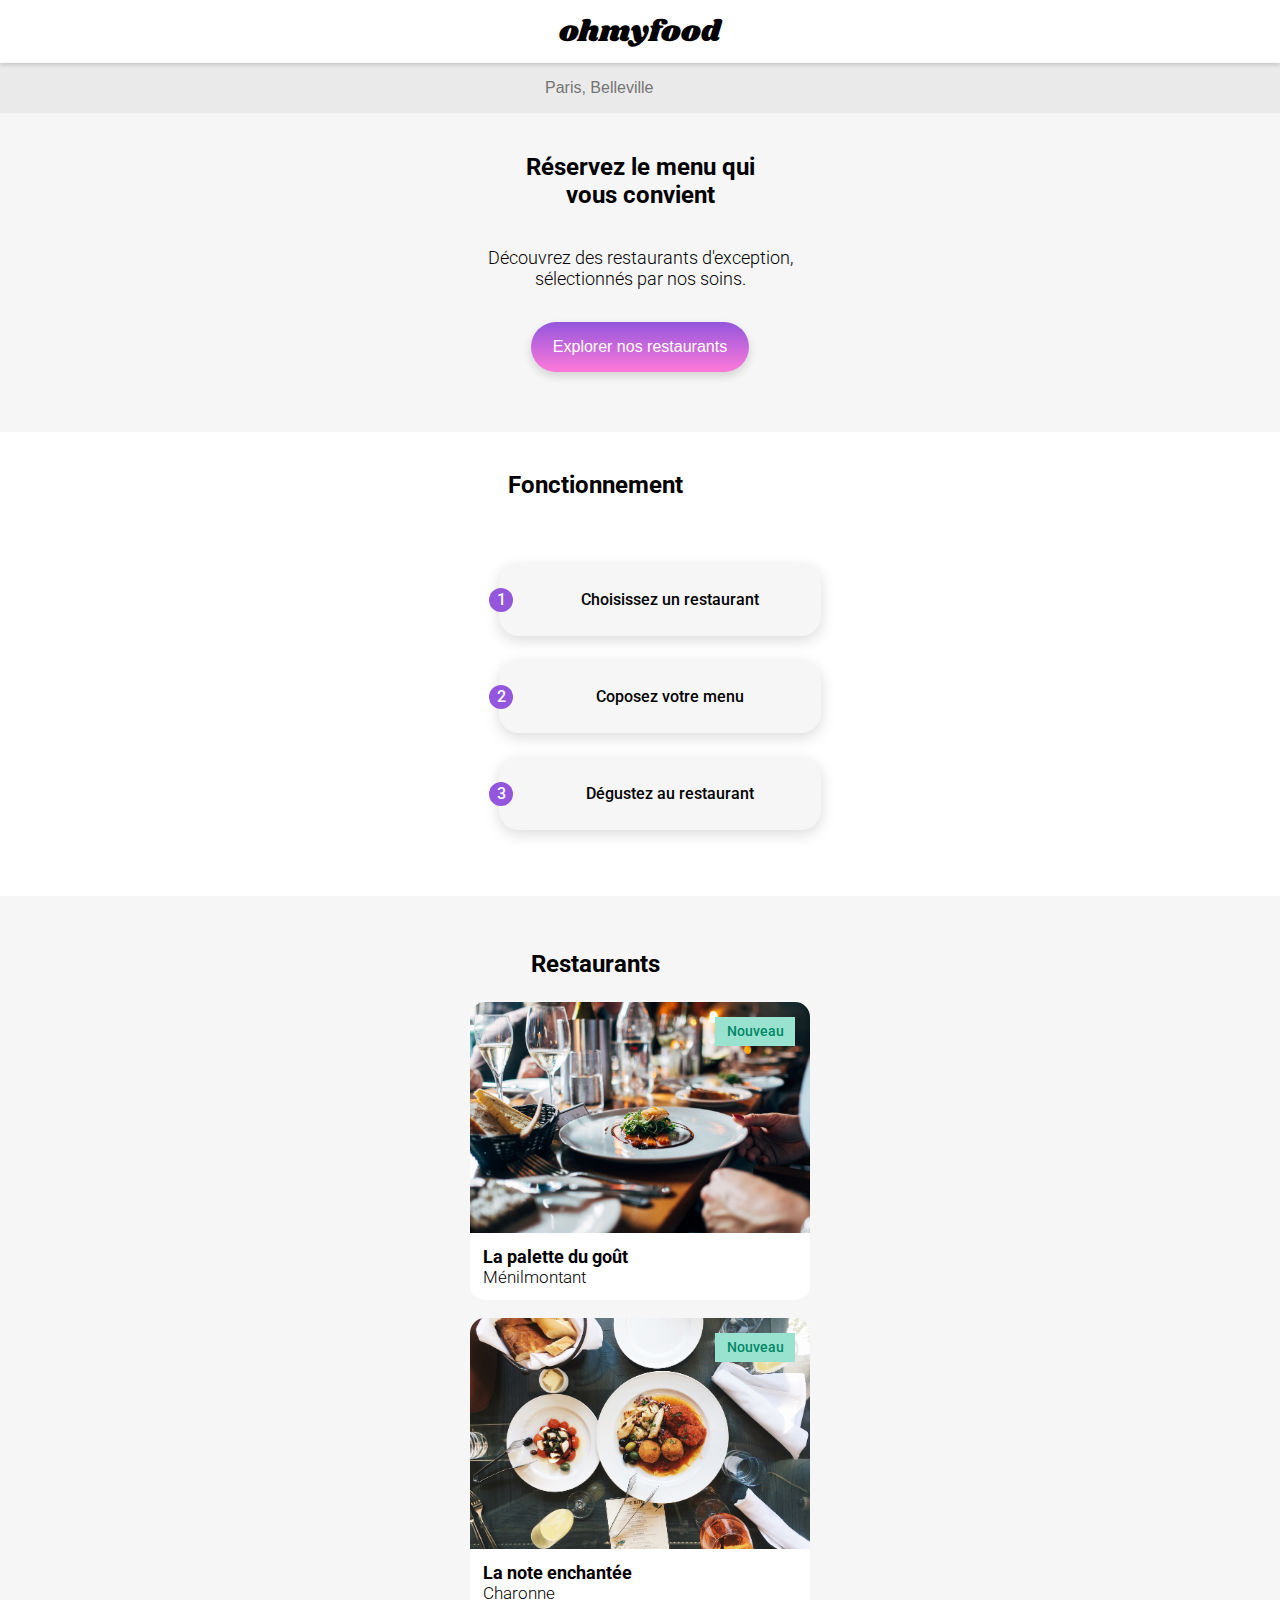
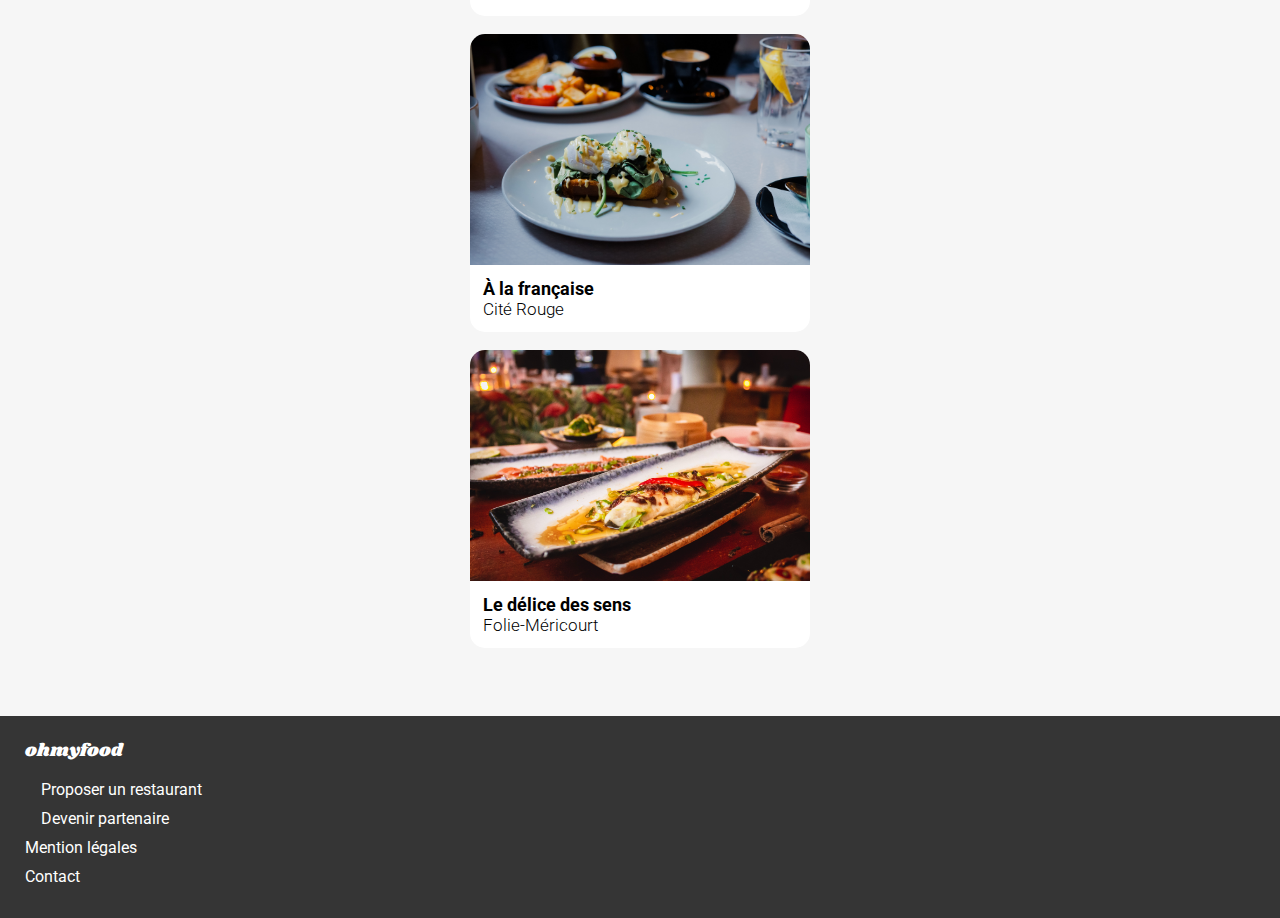
<file: index.html>
<!DOCTYPE html>
<html lang="fr">
<head>
    <meta charset="UTF-8">
    <meta name="viewport" content="width=device-width, initial-scale=1.0">
    <title>ohmyfood</title>
    <link rel="preconnect" href="https://fonts.googleapis.com">
<link rel="preconnect" href="https://fonts.gstatic.com" crossorigin>
<link href="https://fonts.googleapis.com/css2?family=Shrikhand&display=swap" rel="stylesheet">
<link rel="preconnect" href="https://fonts.googleapis.com">
<link rel="preconnect" href="https://fonts.gstatic.com" crossorigin>
<link href="https://fonts.googleapis.com/css2?family=Raleway:ital,wght@0,100..900;1,100..900&family=Roboto:ital,wght@0,100..900;1,100..900&display=swap" rel="stylesheet">
<link rel="stylesheet" href="https://cdnjs.cloudflare.com/ajax/libs/font-awesome/6.2.1/css/all.min.css"
        integrity="sha512-MV7K8+y+gLIBoVD59lQIYicR65iaqukzvf/nwasF0nqhPay5w/9lJmVM2hMDcnK1OnMGCdVK+iQrJ7lzPJQd1w=="
        crossorigin="anonymous" referrerpolicy="no-referrer">
 <link rel="stylesheet" href="css/style.css">
  </head>
<body>
  <header>
        <h1 class="header">ohmyfood</h1>
    </header>
 <main class="main">
    <!--licalisation-->
    <section class="localisation" aria-label="localisation">
  <form class="localisation__form">
    <i class="fa-solid fa-location-dot"></i>
<input
      type="text"
      placeholder ="Paris, Belleville"
      aria-label="Ville">
    
  </form>
</section>
<section class="exploration">
  <h2> Réservez le menu qui <br class= "mobil-br"> vous convient</h2>
  <p>Découvrez des restaurants d'exception,<br class= "mobil-br">sélectionnés par nos soins.</p>
  
  <button class="btn-home btn-primary" >Explorer nos restaurants</button>
<!--fonctionnement-->
</section>
<section class="fonctionnement">
<h3 class="section-title">Fonctionnement</h3>
  <ol class="fonctionnement__list">
<li class="fonctionnement__item">
   <span class="fonctionnement__number">1</span>
  <i class="fonctionnement__item-mobile fa-solid fa-mobile-screen-button"></i>
  <span>Choisissez un restaurant</span> 
</li>
<li class="fonctionnement__item">
  <span class="fonctionnement__number">2</span>
  <i class="fonctionnement__item-listul fa-solid fa-list-ul"></i>
  <span>Coposez votre menu</span>
</li>
<li class="fonctionnement__item">
  <span class="fonctionnement__number">3</span>
  <i class="fonctionnement__item-store fa-solid fa-store"></i> 
  <span>Dégustez au restaurant</span>
</li>
</ol>
</section>
<!--restaurant-->
<section class="restaurants">
<h3 class="section-title ">Restaurants</h3>
  <article
 class="restaurants-cards new">
<a href="la-palette-du-gout.html ">
<img class="restaurant-img" src="images/restaurants/jay-wennington-N_Y88TWmGwA-unsplash.jpg" alt="photo du restaurant la palette du goût">
<div class="card-content">
  <div>
<h4 class="restaurants-h4 ">La palette du goût</h4>
   <p class="restaurants-p">Ménilmontant</p>
    </div> 
     </a>
    <div>
  <i class="heart-regular heart fa-regular fa-heart"></i>
  <i class="heart-solid heart fa-solid fa-heart"></i>
</div>
    </div>
 
</article>
<article
 class="restaurants-cards new">
<a href="la-note-enchantee.html" >
<img class="restaurant-img" src="images/restaurants/stil-u2Lp8tXIcjw-unsplash.jpg" alt="photo du restaurant La note enchantée">
<div class="card-content">
  <div>
<h4 class="restaurants-h4">La note enchantée</h4>
    <p class="restaurants-p">Charonne</p>
    </div>
     </a>
      <div>
  <i class="heart-regular heart fa-regular fa-heart"></i>
  <i class="heart-solid heart fa-solid fa-heart"></i>
</div>
      </div>

</article>
<article class="restaurants-cards">
 <a href="a-la-française.html" >
<img class="restaurant-img" src="images/restaurants/toa-heftiba-DQKerTsQwi0-unsplash.jpg" alt="photo du restaurant à la française">
<div class="card-content">
  <div>
 <h4 class="restaurants-h4">À la française</h4>
   <p class="restaurants-p">Cité Rouge</p>
      </div>
       </a>
       <div>
  <i class="heart-regular heart fa-regular fa-heart"></i>
  <i class="heart-solid heart fa-solid fa-heart"></i>
</div>
     </div>
 
</article>
<article class="restaurants-cards">
<a href="le-delice-des-sens.html">
<img class="restaurant-img" src="images/restaurants/louis-hansel-shotsoflouis-qNBGVyOCY8Q-unsplash.jpg" alt="photo du restaurant le délice des sens">
   <div class="card-content">
    <div>
<h4 class="restaurants-h4">Le délice des sens</h4>
   <p class="restaurants-p">Folie-Méricourt</p>
   </div>
    </a>
   <div>
  <i class="heart-regular heart fa-regular fa-heart"></i>
  <i class="heart-solid heart fa-solid fa-heart"></i>
</div>
    </div>
  
</article>
 </section>
 </main>
 <footer class="footer">
  <h5 class="footer-h5">ohmyfood</h5>
  <ul class="footer-links">
  <li>
    <i class="fa-solid fa-utensils"></i>
    <a href="#">Proposer un restaurant</a>
  </li>
  <li>
    <i class="fa-solid fa-handshake-angle"></i>
    <a href="#">Devenir partenaire</a>
  </li>
  <li>
    <a href="#">Mention légales</a>
  </li>
  <li>
    <a class="footer-contact" href="#">Contact</a>
  </li>
</ul>
</footer>
</body>
</html>
</file>
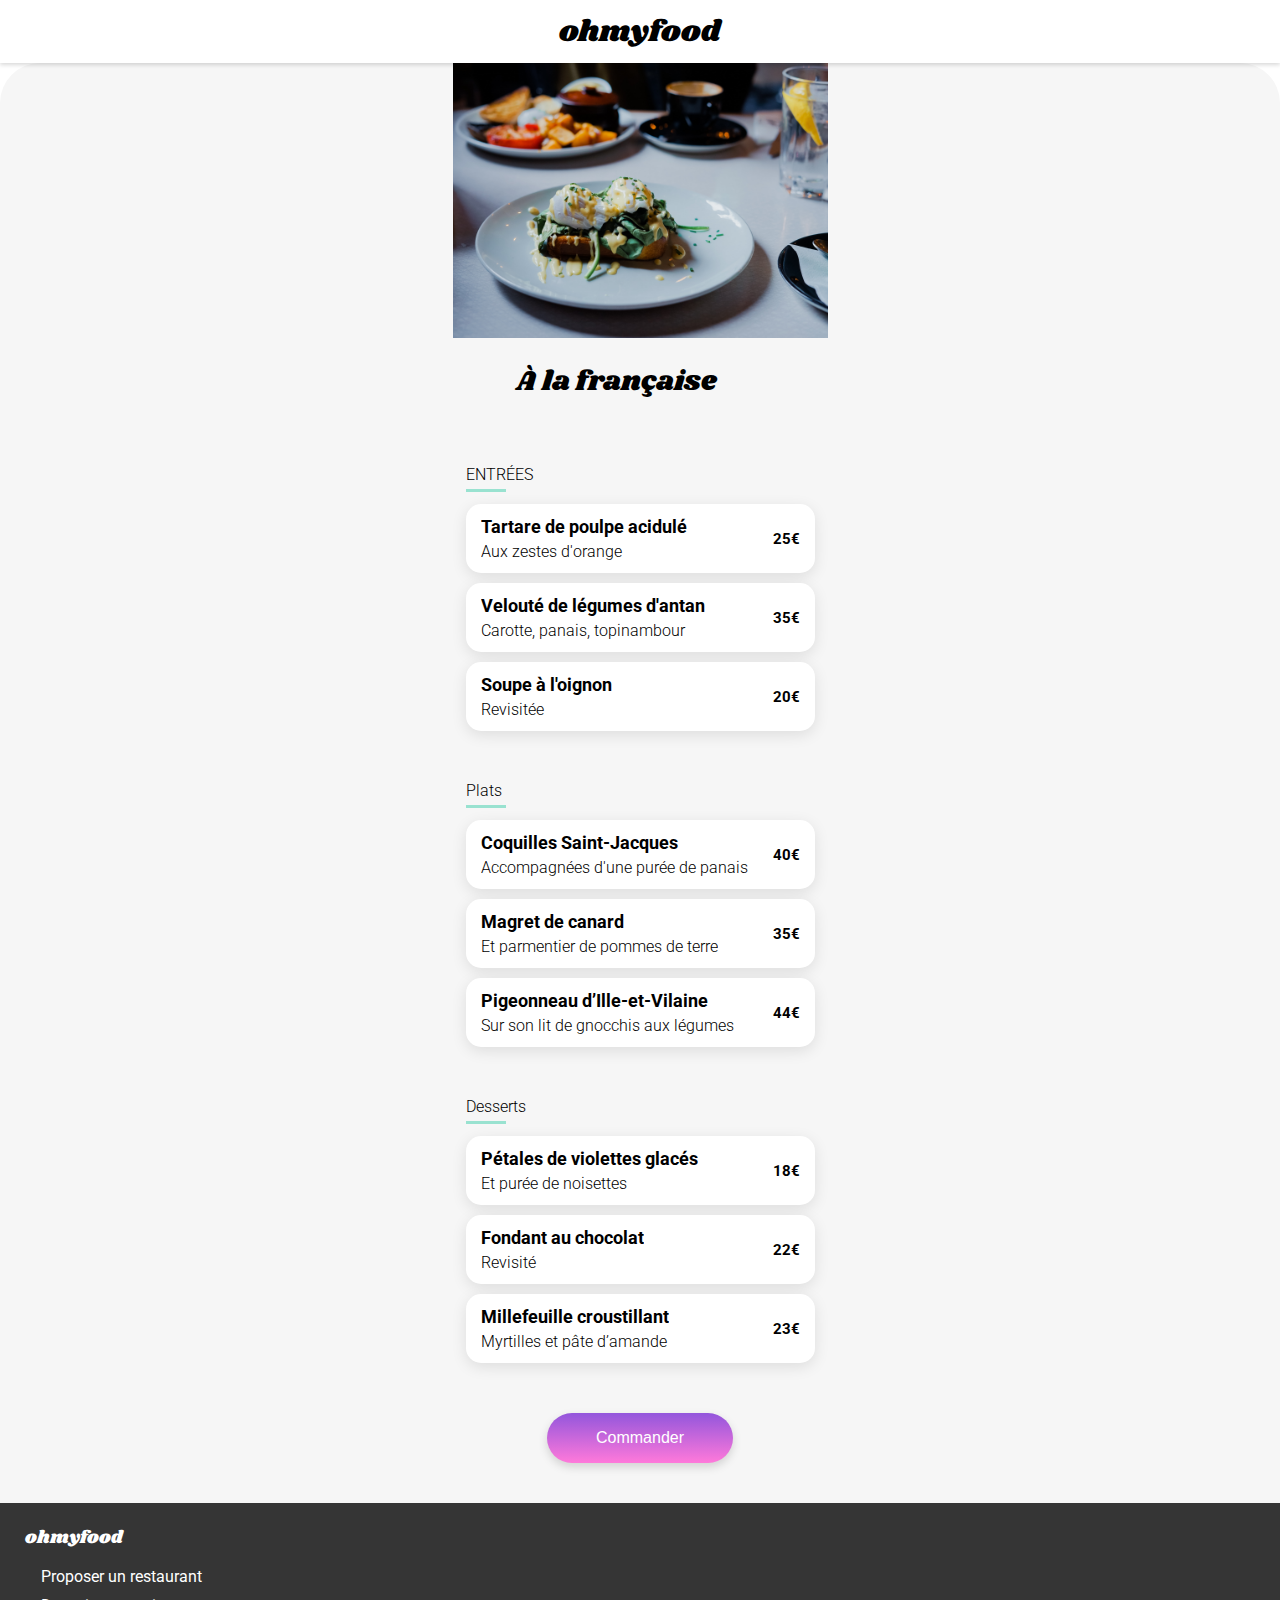
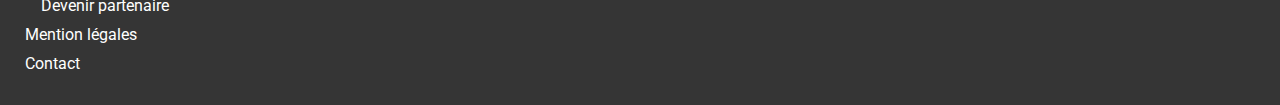
<file: a-la-française.html>
<!DOCTYPE html>
<html lang="fr">
<head>
  <meta charset="UTF-8"> 
  <meta name="viewport" content="width=device-width, initial-scale=1.0"> 
  <title>Â la française</title> 
  <link rel="preconnect" href="https://fonts.googleapis.com">
  <link rel="preconnect" href="https://fonts.gstatic.com" crossorigin>
  <link href="https://fonts.googleapis.com/css2?family=Shrikhand&family=Raleway&family=Roboto&display=swap" rel="stylesheet">
  <link rel="stylesheet" href="https://cdnjs.cloudflare.com/ajax/libs/font-awesome/6.2.1/css/all.min.css"
        integrity="sha512-MV7K8+y+gLIBoVD59lQIYicR65iaqukzvf/nwasF0nqhPay5w/9lJmVM2hMDcnK1OnMGCdVK+iQrJ7lzPJQd1w=="
        crossorigin="anonymous" referrerpolicy="no-referrer" />
   <link rel="stylesheet" href="css/style.css">
<body>
  <header>
     <!-- lien de retour vers la page principale -->
    <a href="index.html"class="goback"aria-label="Retour à l'accueil">
     <i class="fa-solid fa-arrow-left"></i>
     </a>
         <h1 class="header">ohmyfood</h1>
  </header>
  <main class="main">
    <section class="menu">
      <img class="menu-img" src="images/restaurants/toa-heftiba-DQKerTsQwi0-unsplash.jpg" alt="photo restaurant àla française">
      <h2 class="title-shrikhand">À la française <span class="title-coeur">
    <i class="heart-regular heart fa-regular fa-heart"></i>
    <i class="heart-solid heart fa-solid fa-heart"></i>
    </span></h2>
   <article>
      <h3 class="h3-menu trait">ENTRÉES</h3>
      <div class="card-menu">
        <div class="menu-info">
      <h4 class="h4-menu">Tartare de poulpe acidulé</h4>
      <p class="p-menu">Aux zestes d'orange</p>
      </div>
      <div class="price-menu">25€</div>
    <div class="check-box">
        <span class="check-circle">
    <i class="fa-solid fa-check"></i>
    </span>
  </div>
     </div>
      <div class="card-menu">
        <div class="menu-info">
      <h4 class="h4-menu">Velouté de légumes d'antan</h4>
      <p class="p-menu">Carotte, panais, topinambour</p>
      </div>
      <div class="price-menu">35€</div>
      <div class="check-box">
        <span class="check-circle">
    <i class="fa-solid fa-check"></i>
    </span>
  </div>
      </div>
      
      <div class="card-menu">
        <div class="menu-info">
      <h4 class="h4-menu">Soupe à l'oignon</h4>
      <p class="p-menu">Revisitée</p>
      </div>
      <div class="price-menu">20€</div>
      <div class="check-box">
        <span class="check-circle">
    <i class="fa-solid fa-check"></i>
    </span>
  </div>
      </div>
      </article>
      <article>
        <h3 class="h3-menu trait">Plats</h3>
      <div class="card-menu">
        <div class="menu-info">
        
      <h4 class="h4-menu">Coquilles Saint-Jacques</h4>
      <p class="p-menu">Accompagnées d'une purée de panais</p>
      </div>
      <div class="price-menu">40€</div>
      <div class="check-box">
        <span class="check-circle">
    <i class="fa-solid fa-check"></i>
    </span>
  </div>
      </div>
      
      <div class="card-menu">
         <div class="menu-info">
      <h4 class="h4-menu">Magret de canard</h4>
      
      <p class="p-menu">Et parmentier de pommes de terre</p>
      </div>
      <div class="price-menu">35€</div>
      <div class="check-box">
        <span class="check-circle">
    <i class="fa-solid fa-check"></i>
    </span>
  </div>
      </div>
      
      <div class="card-menu">
        <div class="menu-info">
          
      <h4 class="h4-menu">Pigeonneau d’Ille-et-Vilaine</h4>
      <p class="p-menu">Sur son lit de gnocchis aux légumes</p>
       </div>
      <div class="price-menu">44€</div>
      <div class="check-box">
        <span class="check-circle">
    <i class="fa-solid fa-check"></i>
    </span>
  </div>
      </div> 
      </article>
      <article>
        <h3 class="h3-menu trait">Desserts</h3>
      <div class="card-menu">
        <div class="menu-info">
      <h4 class="h4-menu">Pétales de violettes glacés</h4>
      <p class="p-menu">Et purée de noisettes</p>
      </div>
      <div class="price-menu">18€</div>
      <div class="check-box">
        <span class="check-circle">
    <i class="fa-solid fa-check"></i>
    </span>
  </div>
      </div>
      
      <div class="card-menu">
       <div class="menu-info">
      <h4 class="h4-menu">Fondant au chocolat</h4>
      <p class="p-menu">Revisité</p>
       </div>
      <div class="price-menu">22€</div>
      <div class="check-box">
        <span class="check-circle">
    <i class="fa-solid fa-check"></i>
    </span>
  </div>
      </div>
      
      <div class="card-menu">
         <div class="menu-info">
      <h4 class="h4-menu">Millefeuille croustillant</h4>
      <p class="p-menu">Myrtilles et pâte d’amande</p>
      </div>
      <div class="price-menu">23€</div>
      <div class="check-box">
        <span class="check-circle">
    <i class="fa-solid fa-check"></i>
    </span>
  </div>
      </div>
      </article>
      <button class="btn-menu btn-secondary" >Commander</button>
    </section>
  </main>
  <footer class="footer">
  <h5 class="footer-h5">ohmyfood</h5>
  
  <ul class="footer-links">
  <li>
    <i class="fa-solid fa-utensils"></i>
    <a href="#">Proposer un restaurant</a>
  </li>
  <li>
    <i class="fa-solid fa-handshake-angle"></i>
    <a href="#">Devenir partenaire</a>
  </li>
  <li>
    <a href="#">Mention légales</a>
  </li>
  <li>
    <a class="footer-contact" href="#">Contact</a>
  </li>
</ul>

</footer>
</body>
</html>
</file>
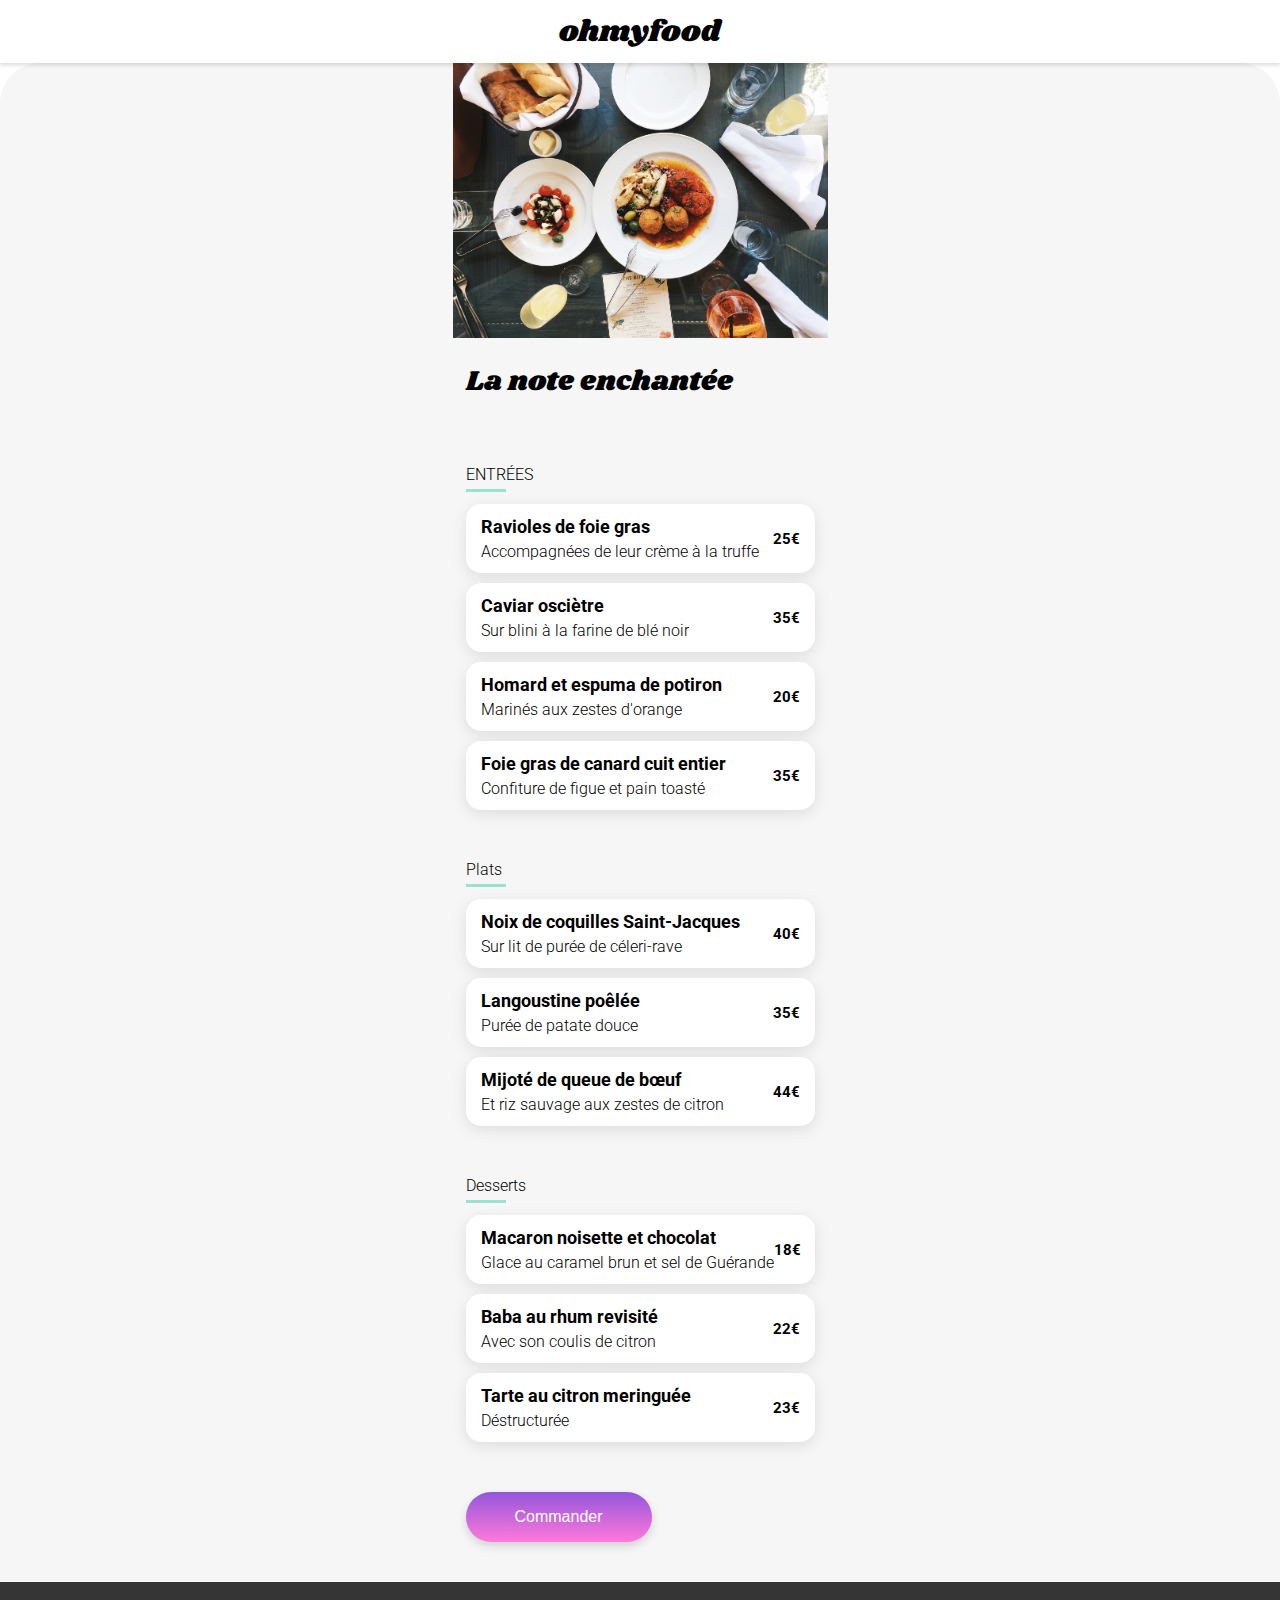
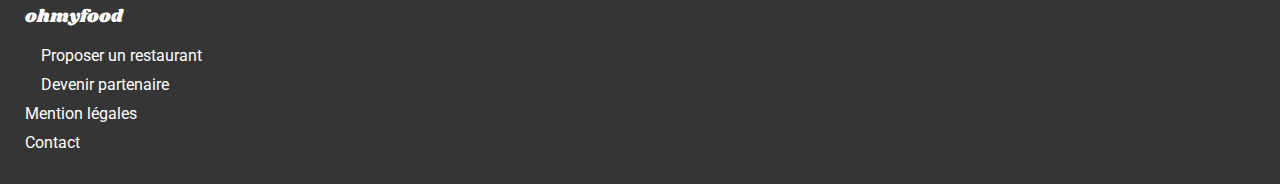
<file: la-note-enchantee.html>
<!DOCTYPE html>
<html lang="fr">
<head>
  <meta charset="UTF-8"> 
  <meta name="viewport" content="width=device-width, initial-scale=1.0"> 
  <title>La note enchantée</title> 
  <link rel="preconnect" href="https://fonts.googleapis.com">
  <link rel="preconnect" href="https://fonts.gstatic.com" crossorigin>
  <link href="https://fonts.googleapis.com/css2?family=Shrikhand&family=Raleway&family=Roboto&display=swap" rel="stylesheet">
  <link rel="stylesheet" href="https://cdnjs.cloudflare.com/ajax/libs/font-awesome/6.2.1/css/all.min.css"
        integrity="sha512-MV7K8+y+gLIBoVD59lQIYicR65iaqukzvf/nwasF0nqhPay5w/9lJmVM2hMDcnK1OnMGCdVK+iQrJ7lzPJQd1w=="
        crossorigin="anonymous" referrerpolicy="no-referrer" />
   <link rel="stylesheet" href="css/style.css">
</head>
<body>
  
  <header>
     <!-- lien de retour vers la page principale -->
    <a href="index.html"class="goback"aria-label="Retour à l'accueil">
     <i class="fa-solid fa-arrow-left"></i>
     </a>
         <h1 class="header">ohmyfood</h1>
  </header>
  <main class="main ">
    <section class="menu">
      <img class="menu-img" src="images/restaurants/stil-u2Lp8tXIcjw-unsplash.jpg" alt="photo restaurant de la note enchantée">
      <div class="menu-radius">
      <h2 class="title-shrikhand">La note enchantée
      <span class="title-coeur">
    <i class="heart-regular heart fa-regular fa-heart"></i>
    <i class="heart-solid heart fa-solid fa-heart"></i>
  </span></h2>
     <article>
      <h3 class="h3-menu trait">ENTRÉES</h3>
      <div class="card-menu">
      <div class="menu-info">
      <h4 class="h4-menu">Ravioles de foie gras </h4>
      <p class="p-menu">Accompagnées de leur crème à la truffe</p>
      </div>
      <div class="price-menu">25€</div>
       <div class="check-box">
        <span class="check-circle">
    <i class="fa-solid fa-check"></i>
    </span>
  </div>
      </div>
     <div class="card-menu">
        <div class="menu-info">
      <h4 class="h4-menu">Caviar osciètre</h4>
      <p class="p-menu">Sur blini à la farine de blé noir</p>
     </div>
      <div class="price-menu">35€</div>
       <div class="check-box">
        <span class="check-circle">
    <i class="fa-solid fa-check"></i>
    </span>
  </div>
      </div>
      <div class="card-menu">
        <div class="menu-info">
      <h4 class="h4-menu">Homard et espuma de potiron</h4>
      <p class="p-menu">Marinés aux zestes d'orange</p>
      </div>
      <div class="price-menu">20€</div>
       <div class="check-box">
        <span class="check-circle">
    <i class="fa-solid fa-check"></i>
    </span>
  </div>
      </div>
      <div class="card-menu">
        <div class="menu-info">
      <h4 class="h4-menu">Foie gras de canard cuit entier</h4>
      <p class="p-menu">Confiture de figue et pain toasté</p>
      </div>
      <div class="price-menu">35€</div>
       <div class="check-box">
        <span class="check-circle">
    <i class="fa-solid fa-check"></i>
    </span>
  </div>
      </div>
      </article>
      <article>
        <h3 class="h3-menu trait">Plats</h3>
      <div class="card-menu">
        <div class="menu-info">
      <h4 class="h4-menu">Noix de coquilles Saint-Jacques</h4>
      <p class="p-menu">Sur lit de purée de céleri-rave</p>
     </div>
      <div class="price-menu">40€</div>
       <div class="check-box">
        <span class="check-circle">
    <i class="fa-solid fa-check"></i>
    </span>
  </div>
      </div>
      <div class="card-menu">
        <div class="menu-info">
      <h4 class="h4-menu">Langoustine poêlée</h4>
      <p class="p-menu">Purée de patate douce</p>
      </div>
      <div class="price-menu">35€</div>
       <div class="check-box">
        <span class="check-circle">
    <i class="fa-solid fa-check"></i>
    </span>
  </div>
      </div>
      <div class="card-menu">
        <div class="menu-info">
      <h4 class="h4-menu">Mijoté de queue de bœuf </h4>
      <p class="p-menu">Et riz sauvage aux zestes de citron</p>
      </div>
      <div class="price-menu">44€</div>
       <div class="check-box">
        <span class="check-circle">
    <i class="fa-solid fa-check"></i>
    </span>
  </div>
      </div> 
      </article>
      <article>
        <h3 class="h3-menu trait ">Desserts</h3>
      <div class="card-menu">
        <div class="menu-info">
      <h4 class="h4-menu">Macaron noisette et chocolat</h4>
      <p class="p-menu">Glace au caramel brun et sel de Guérande</p>
     </div>
      <div class="price-menu">18€</div>
       <div class="check-box">
        <span class="check-circle">
    <i class="fa-solid fa-check"></i>
    </span>
  </div>
      </div>
      <div class="card-menu">
        <div class="menu-info">
      <h4 class="h4-menu">Baba au rhum revisité </h4>
      <p class="p-menu">Avec son coulis de citron</p>
      </div>
      <div class="price-menu">22€</div>
       <div class="check-box">
        <span class="check-circle">
    <i class="fa-solid fa-check"></i>
    </span>
  </div>
      </div>
      <div class="card-menu">
        <div class="menu-info">
      <h4 class="h4-menu">Tarte au citron meringuée </h4>
      <p class="p-menu">Déstructurée</p>
      </div>
      <div class="price-menu">23€</div>
       <div class="check-box">
        <span class="check-circle">
    <i class="fa-solid fa-check"></i>
    </span>
  </div>
      </div>
      </article>
      <button class="btn-menu btn-secondary">Commander</button>
      </div>
    </section>
  </main>
  <footer class="footer">
  <h5 class="footer-h5">ohmyfood</h5>
  
  <ul class="footer-links">
  <li>
    <i class="fa-solid fa-utensils"></i>
    <a href="#">Proposer un restaurant</a>
  </li>
  <li>
    <i class="fa-solid fa-handshake-angle"></i>
    <a href="#">Devenir partenaire</a>
  </li>
  <li>
    <a href="#">Mention légales</a>
  </li>
  <li>
    <a class="footer-contact" href="#">Contact</a>
  </li>
</ul>

</footer>
</body>
</html>
</file>
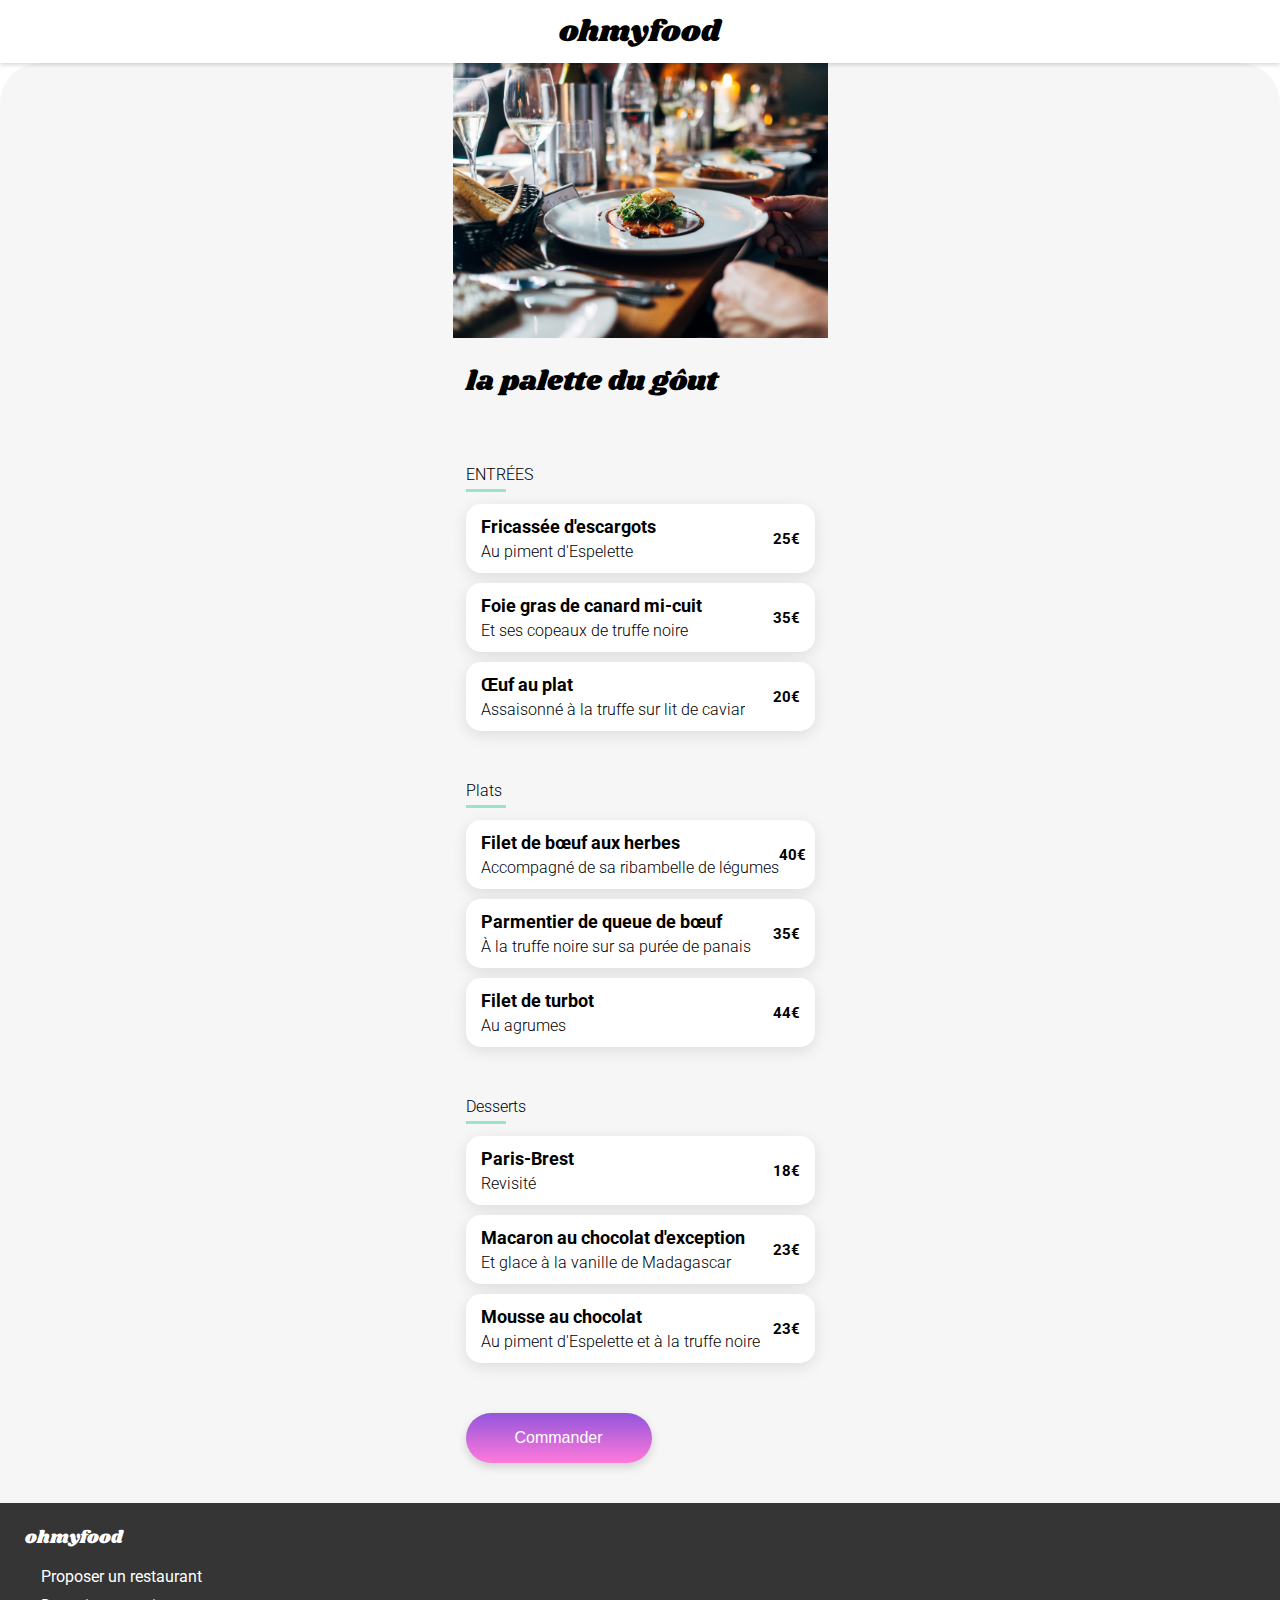
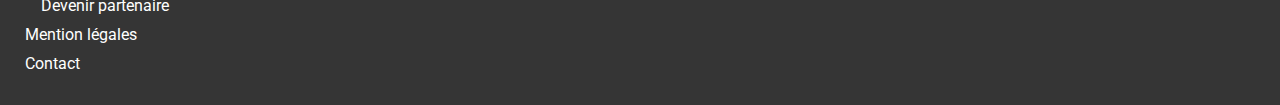
<file: la-palette-du-gout.html>
<!DOCTYPE html>
<html lang="fr">
<head>
  <meta charset="UTF-8"> 
  <meta name="viewport" content="width=device-width, initial-scale=1.0"> 
  <title>La palette du goût</title> 
  <link rel="preconnect" href="https://fonts.googleapis.com">
  <link rel="preconnect" href="https://fonts.gstatic.com" crossorigin>
  <link href="https://fonts.googleapis.com/css2?family=Shrikhand&family=Raleway&family=Roboto&display=swap" rel="stylesheet">
  <link rel="stylesheet" href="https://cdnjs.cloudflare.com/ajax/libs/font-awesome/6.2.1/css/all.min.css"
        integrity="sha512-MV7K8+y+gLIBoVD59lQIYicR65iaqukzvf/nwasF0nqhPay5w/9lJmVM2hMDcnK1OnMGCdVK+iQrJ7lzPJQd1w=="
        crossorigin="anonymous" referrerpolicy="no-referrer" />
 <link rel="stylesheet" href="css/style.css">
</head>
<body>
  
  <header>
     <!-- lien de retour vers la page principale -->
    <a href="index.html"class="goback"aria-label="Retour à l'accueil">
     <i class="fa-solid fa-arrow-left"></i>
     </a>
         <h1 class="header">ohmyfood</h1>
  </header>
  <main class="main ">
    <section class="menu">
      <img class="menu-img" src="images/restaurants/jay-wennington-N_Y88TWmGwA-unsplash.jpg" alt="photo restaurant de la palette du gôut">
      <div class="menu-radius">
      <h2 class="title-shrikhand">la palette du gôut  <span class="title-coeur">
    <i class="heart-regular heart fa-regular fa-heart"></i>
    <i class="heart-solid heart fa-solid fa-heart"></i>
  </span></h2>
      <article>
      <h3 class="h3-menu trait">ENTRÉES</h3>
      <div class="card-menu">
        <div class="menu-info">
      <h4 class="h4-menu">Fricassée d'escargots</h4>
      <p class="p-menu">Au piment d'Espelette</p>
      </div>
      <div class="price-menu">25€</div>
       <div class="check-box">
        <span class="check-circle">
    <i class="fa-solid fa-check"></i>
    </span>
  </div>
      </div>
     <div class="card-menu">
        <div class="menu-info">
      <h4 class="h4-menu">Foie gras de canard mi-cuit</h4>
      <p class="p-menu">Et ses copeaux de truffe noire</p>
      </div>
      <div class="price-menu">35€</div>
       <div class="check-box">
        <span class="check-circle">
    <i class="fa-solid fa-check"></i>
    </span>
  </div>
      </div>
      <div class="card-menu">
        <div class="menu-info">
      <h4 class="h4-menu">Œuf au plat</h4>
      <p class="p-menu">Assaisonné à la truffe sur lit de caviar</p>
      </div>
      <div class="price-menu">20€</div>
       <div class="check-box">
        <span class="check-circle">
    <i class="fa-solid fa-check"></i>
    </span>
  </div>
      </div>
      </article>
      <article>
        <h3 class="h3-menu trait">Plats</h3>
      <div class="card-menu">
        <div class="menu-info">
      <h4 class="h4-menu">Filet de bœuf aux herbes</h4>
      <p class="p-menu">Accompagné de sa ribambelle de légumes</p>
      </div>
      <div class="price-menu">40€</div>
       <div class="check-box">
        <span class="check-circle">
    <i class="fa-solid fa-check"></i>
    </span>
  </div>
      </div>
      <div class="card-menu">
        <div class="menu-info">
      <h4 class="h4-menu">Parmentier de queue de bœuf</h4>
      <p class="p-menu">À la truffe noire sur sa purée de panais</p>
      </div>
      <div class="price-menu">35€</div>
       <div class="check-box">
        <span class="check-circle">
    <i class="fa-solid fa-check"></i>
    </span>
  </div>
      </div>
      <div class="card-menu">
        <div class="menu-info">
      <h4 class="h4-menu">Filet de turbot</h4>
      <p class="p-menu">Au agrumes</p>
      </div>
      <div class="price-menu">44€</div>
       <div class="check-box">
        <span class="check-circle">
    <i class="fa-solid fa-check"></i>
    </span>
  </div>
      </div> 
      </article>
      <article>
        <h3 class="h3-menu trait ">Desserts</h3>
      <div class="card-menu">
        <div class="menu-info">
      <h4 class="h4-menu">Paris-Brest</h4>
      <p class="p-menu">Revisité</p>
      </div>
      <div class="price-menu">18€</div>
       <div class="check-box">
        <span class="check-circle">
    <i class="fa-solid fa-check"></i>
    </span>
  </div>
      </div>
      <div class="card-menu">
        <div class="menu-info">
      <h4 class="h4-menu">Macaron au chocolat d'exception </h4>
      <p class="p-menu">Et glace à la vanille de Madagascar</p>
      </div>
      <div class="price-menu">23€</div>
       <div class="check-box">
        <span class="check-circle">
    <i class="fa-solid fa-check"></i>
    </span>
  </div>
      </div>
      <div class="card-menu">
        <div class="menu-info">
      <h4 class="h4-menu">Mousse au chocolat </h4>
      <p class="p-menu">Au piment d'Espelette et à la truffe noire</p>
      </div>
      <div class="price-menu">23€</div>
       <div class="check-box">
        <span class="check-circle">
    <i class="fa-solid fa-check"></i>
    </span>
  </div>
      </div>
      </article>
      <button class="btn-menu btn-secondary" >Commander</button>
      </div>
    </section>
  </main>
  <footer class="footer">
  <h5 class="footer-h5">ohmyfood</h5>
  
  <ul class="footer-links">
  <li>
    <i class="fa-solid fa-utensils"></i>
    <a href="#">Proposer un restaurant</a>
  </li>
  <li>
    <i class="fa-solid fa-handshake-angle"></i>
    <a href="#">Devenir partenaire</a>
  </li>
  <li>
    <a href="#">Mention légales</a>
  </li>
  <li>
    <a class="footer-contact" href="#">Contact</a>
  </li>
</ul>

</footer>
</body>
</html>
</file>
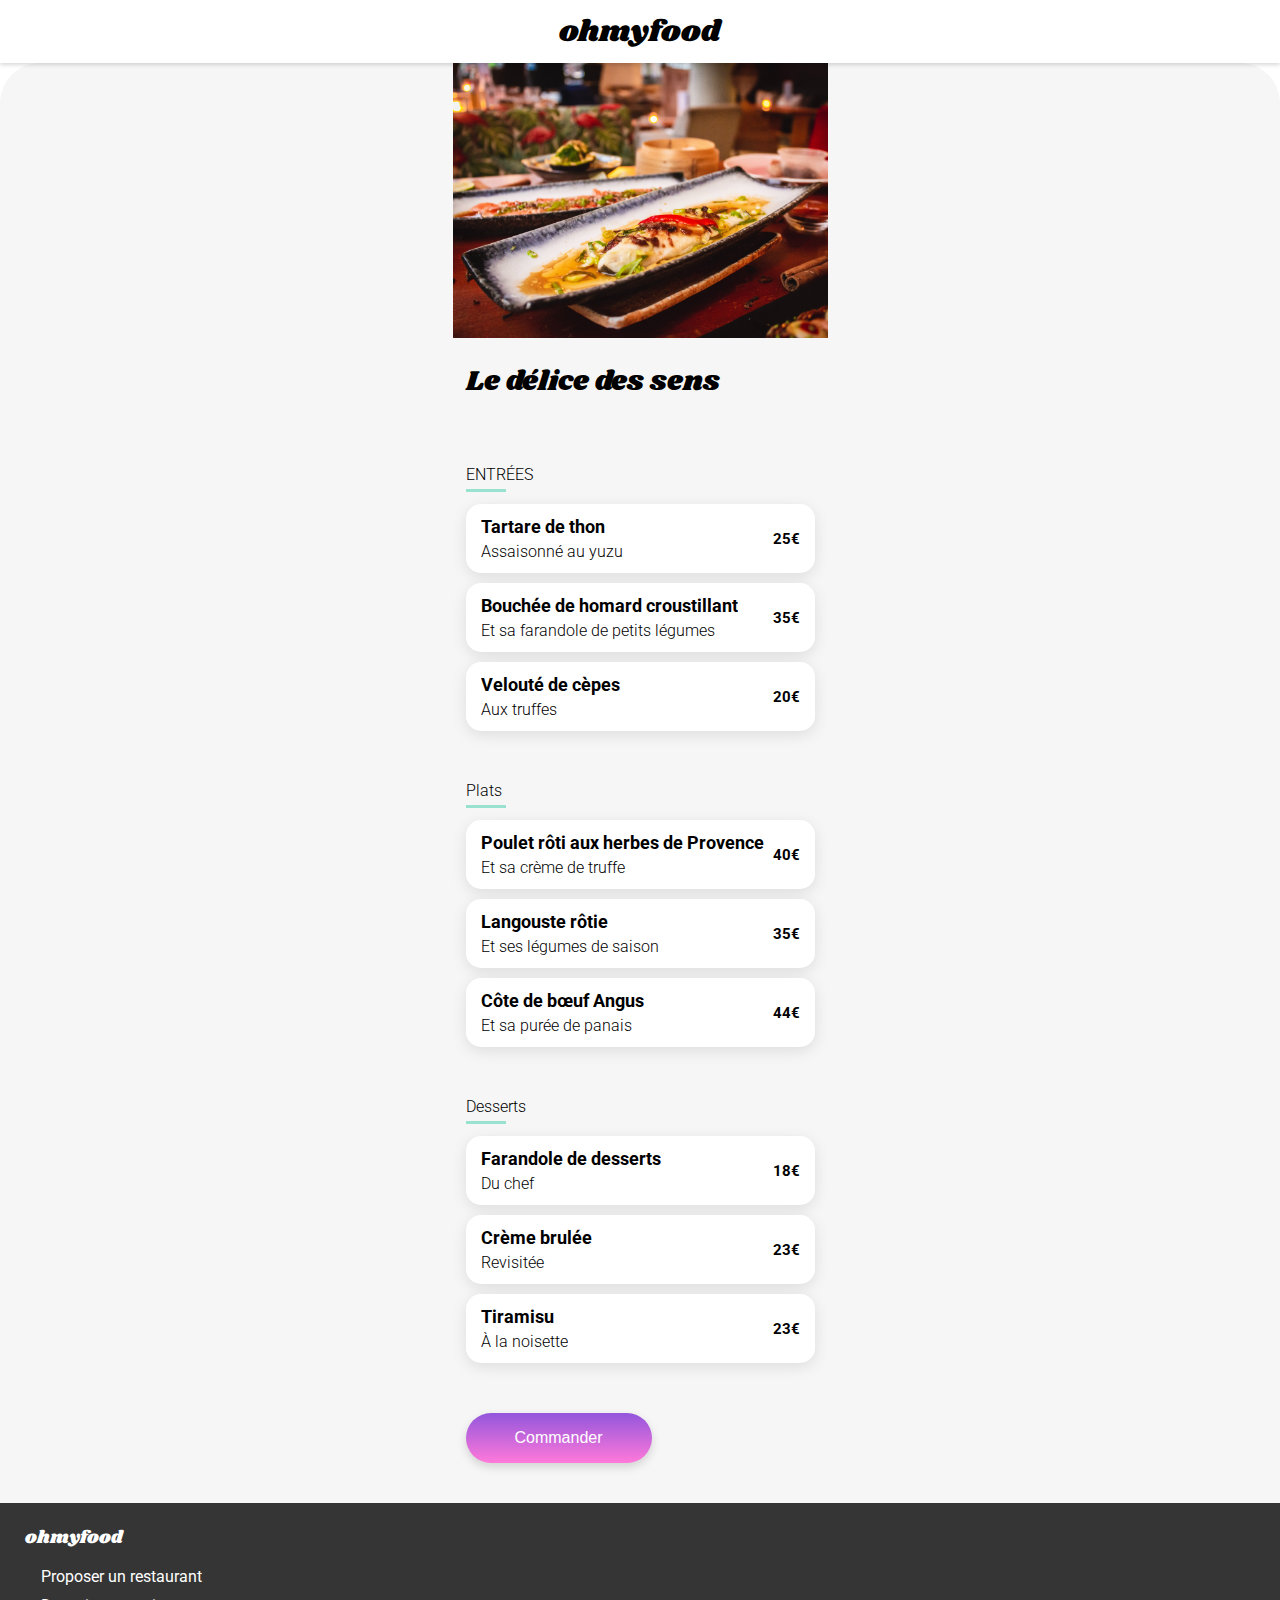
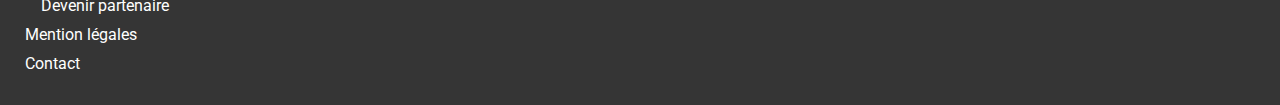
<file: Le-delice-des-sens.html>
<!DOCTYPE html>
<html lang="fr">
<head>
  <meta charset="UTF-8"> 
  <meta name="viewport" content="width=device-width, initial-scale=1.0"> 
  <title>Le delice des sens</title> 
  <link rel="preconnect" href="https://fonts.googleapis.com">
  <link rel="preconnect" href="https://fonts.gstatic.com" crossorigin>
  <link href="https://fonts.googleapis.com/css2?family=Shrikhand&family=Raleway&family=Roboto&display=swap" rel="stylesheet">
  <link rel="stylesheet" href="https://cdnjs.cloudflare.com/ajax/libs/font-awesome/6.2.1/css/all.min.css"
        integrity="sha512-MV7K8+y+gLIBoVD59lQIYicR65iaqukzvf/nwasF0nqhPay5w/9lJmVM2hMDcnK1OnMGCdVK+iQrJ7lzPJQd1w=="
        crossorigin="anonymous" referrerpolicy="no-referrer" />
  <link rel="stylesheet" href="css/style.css">
 
</head>
<body>
  
  <header>
     <!-- lien de retour vers la page principale -->
      <a href="index.html"class="goback"aria-label="Retour à l'accueil">
     <i class="fa-solid fa-arrow-left"></i>
     </a>              
     
         <h1 class="header">ohmyfood</h1>
  </header>
  <main class="main ">
    <section class="menu">
<img class="menu-img" src="images/restaurants/louis-hansel-shotsoflouis-qNBGVyOCY8Q-unsplash.jpg" alt="image restaurant le délice des sens">
<div class="menu-radius">
      <h2 class="title-shrikhand">Le délice des sens <span class="title-coeur">
    <i class="heart-regular heart fa-regular fa-heart"></i>
    <i class="heart-solid heart fa-solid fa-heart"></i>
  </span></h2>
      <article>
      <h3 class="h3-menu trait">ENTRÉES</h3>
      <div class="card-menu">
        <div class="menu-info">
      <h4 class="h4-menu">Tartare de thon</h4>
      <p class="p-menu">Assaisonné au yuzu</p>
      </div>
      <div class="price-menu">25€</div>
       <div class="check-box">
        <span class="check-circle">
    <i class="fa-solid fa-check"></i>
    </span>
  </div>
      </div>
     <div class="card-menu">
        <div class="menu-info">
      <h4 class="h4-menu">Bouchée de homard croustillant</h4>
      <p class="p-menu">Et sa farandole de petits légumes</p>
      </div>
      <div class="price-menu">35€</div>
       <div class="check-box">
        <span class="check-circle">
    <i class="fa-solid fa-check"></i>
    </span>
  </div>
      </div>
      <div class="card-menu">
        <div class="menu-info">
      <h4 class="h4-menu">Velouté de cèpes</h4>
      <p class="p-menu">Aux truffes</p>
      </div>
      <div class="price-menu">20€</div>
       <div class="check-box">
        <span class="check-circle">
    <i class="fa-solid fa-check"></i>
    </span>
  </div>
      </div>
      </article>
      <article>
        <h3 class="h3-menu trait">Plats</h3>
      <div class="card-menu">
        <div class="menu-info">
      <h4 class="h4-menu">Poulet rôti aux herbes de Provence </h4>
      <p class="p-menu">Et sa crème de truffe</p>
      </div>
      <div class="price-menu">40€</div>
       <div class="check-box">
        <span class="check-circle">
    <i class="fa-solid fa-check"></i>
    </span>
  </div>
      </div>
      <div class="card-menu">
        <div class="menu-info">
      <h4 class="h4-menu">Langouste rôtie </h4>
      <p class="p-menu">Et ses légumes de saison</p>
      </div>
      <div class="price-menu">35€</div>
       <div class="check-box">
        <span class="check-circle">
    <i class="fa-solid fa-check"></i>
    </span>
  </div>
      </div>
      <div class="card-menu">
        <div class="menu-info">
      <h4 class="h4-menu">Côte de bœuf Angus</h4>
      <p class="p-menu">Et sa purée de panais</p>
      </div>
      <div class="price-menu">44€</div>
       <div class="check-box">
        <span class="check-circle">
    <i class="fa-solid fa-check"></i>
    </span>
  </div>
      </div> 
      </article>
      <article>
        <h3 class="h3-menu trait">Desserts</h3>
      <div class="card-menu">
        <div class="menu-info">
      <h4 class="h4-menu">Farandole de desserts</h4>
      <p class="p-menu">Du chef</p>
      </div>
      <div class="price-menu">18€</div>
       <div class="check-box">
        <span class="check-circle">
    <i class="fa-solid fa-check"></i>
    </span>
  </div>
      </div>
      <div class="card-menu">
        <div class="menu-info">
      <h4 class="h4-menu">Crème brulée</h4>
      <p class="p-menu">Revisitée</p>
      </div>
      <div class="price-menu">23€</div>
       <div class="check-box">
        <span class="check-circle">
    <i class="fa-solid fa-check"></i>
    </span>
  </div>
      </div>
       <div class="card-menu">
        <div class="menu-info">
      <h4 class="h4-menu">Tiramisu</h4>
      <p class="p-menu">À la noisette</p>
      </div>
      <div class="price-menu">23€</div>
       <div class="check-box">
        <span class="check-circle">
    <i class="fa-solid fa-check"></i>
    </span>
  </div>
      </div>
      </article>
      <button class="btn-menu btn-secondary" >Commander</button>
      </div>
    </section>
  </main>
  <footer class="footer">
  <h5 class="footer-h5">ohmyfood</h5>
  
  <ul class="footer-links">
  <li>
    <i class="fa-solid fa-utensils"></i>
    <a href="#">Proposer un restaurant</a>
  </li>
  <li>
    <i class="fa-solid fa-handshake-angle"></i>
    <a href="#">Devenir partenaire</a>
  </li>
  <li>
    <a href="#">Mention légales</a>
  </li>
  <li>
    <a class="footer-contact" href="#">Contact</a>
  </li>
</ul>

</footer>
</body>
</html>
</file>
<file: css/style.css>
*,
*::before,
*::after {
  box-sizing: border-box;
}

body {
  font-family: "Roboto", sans-serif;
  margin: 0;
  background-color: white;
}

.header {
  font-family: "Shrikhand", serif;
  font-size: 30px;
  font-weight: 400;
  height: 63px;
  margin: 0 auto;
  position: relative;
  box-shadow: 0 2px 4px rgba(0, 0, 0, 0.15);
  display: flex;
  justify-content: center;
  align-items: center;
}

.main {
  background-color: white;
}

.localisation {
  background-color: #EAEAEA;
  box-shadow: 0px 4px 6px rgba(0, 0, 0, 0.25);
  margin: 0;
  display: flex;
  justify-content: center;
  align-items: center;
}

.localisation__form {
  height: 50px;
  gap: 17px;
  display: flex;
  justify-content: center;
  align-items: center;
}
.localisation__form input {
  border: none;
  background-color: #EAEAEA;
  width: 100%;
  height: 100%;
  font-size: 16px;
}
.localisation__form i {
  color: #353535;
  font-size: 16px;
}

.separateur-h2-p span {
  display: block;
  text-align: center;
  max-width: 250px;
  margin: 0 auto;
}

@media (min-width: 1024) {
  .separateur-h2-p span {
    display: inline;
    max-width: none;
    margin: 0;
  }
}
.exploration {
  flex-direction: column;
  text-align: center;
  background-color: #f6f6f6;
  display: flex;
  justify-content: center;
  align-items: center;
}

.exploration h2 {
  font-size: 24px;
  font-weight: 700;
  margin-top: 40px;
}

.exploration p {
  font-size: 18px;
  font-weight: 300;
}

/*ANIMATION*/
.btn-home {
  font-size: 16px;
  font-weight: 500;
  color: white;
  height: 50px;
  width: 218px;
  border-radius: 25px;
  border: none;
  transition: all 300ms ease-out;
}

.btn-primary {
  background-image: linear-gradient(to top, #FF79DA, #9356DC);
  margin-top: 15px;
  margin-bottom: 60px;
  box-shadow: 0 4px 10px rgba(0, 0, 0, 0.15);
}

.btn-home:hover {
  background-image: linear-gradient(to top, #ff95e3, #a078e0);
  box-shadow: 0 8px 20px rgba(0, 0, 0, 0.25);
  transform: scale(1.05);
  cursor: pointer;
}

.fonctionnement {
  display: flex;
  flex-direction: column;
  align-items: center;
  margin-top: 15px;
  margin-bottom: 0;
  padding-bottom: 50px;
}

.section-title {
  display: flex;
  flex-direction: column;
  margin-right: 90px;
  font-size: 24px;
  font-weight: 700;
  line-height: normal;
  font-style: normal;
}

.fonctionnement__item {
  position: relative;
  width: 322px;
  height: 72px;
  border-radius: 20px;
  background-color: #f6f6f6;
  box-shadow: 0px 4px 15px 0px rgba(0, 0, 0, 0.15);
  border: none;
  margin-top: 25px;
  font-size: 16px;
  font-weight: 500;
  display: flex;
  justify-content: center;
  align-items: center;
}

.fonctionnement__item span {
  font-size: 16px;
  font-weight: 500;
}

.fonctionnement__item i {
  margin-right: 20px;
}

.fonctionnement__item-mobile {
  font-size: 19px;
  color: #7e7e7e;
}

.fonctionnement__item-listul {
  font-size: 17px;
  color: #7e7e7e;
}

.fonctionnement__item-store {
  font-size: 18px;
  color: #9356DC;
}

.fonctionnement__number {
  position: absolute;
  left: -10px;
  width: 24px;
  height: 24px;
  background-color: #9356DC;
  color: white;
  font-size: 14px;
  font-weight: 500;
  line-height: 1;
  border-radius: 50px;
  display: flex;
  justify-content: center;
  align-items: center;
}

/*restaurants*/
.restaurants {
  display: flex;
  flex-direction: column;
  align-items: center;
  background-color: #f6f6f6;
  padding-top: 30px;
  width: 100%;
  padding-bottom: 50px;
}

.restaurants-cards {
  width: 100%;
  flex-direction: column;
  background-color: white;
  border-radius: 15px;
  overflow: hidden;
  max-width: 340px;
  text-decoration: none;
  color: inherit;
  margin-bottom: 18px;
}

.restaurant-img {
  width: 100%;
  height: 231px;
  object-fit: cover;
  display: block;
}

.new {
  border: none;
  position: relative;
}

.new::before {
  content: "Nouveau";
  position: absolute;
  line-height: normal;
  width: 80px;
  height: 29px;
  top: 15px;
  right: 15px;
  color: #008766;
  background-color: #99E2D0;
  text-align: center;
  font-weight: 500;
  font-size: 14px;
  display: flex;
  justify-content: center;
  align-items: center;
}

.restaurants-cards a {
  text-decoration: none;
  color: inherit;
}

.restaurants-h4 {
  margin: 0;
  font-size: 18px;
  font-weight: 700;
}

.restaurants-p {
  margin: 0;
  font-size: 17px;
  font-weight: 300;
}

.heart-regular {
  position: absolute;
  font-size: 22px;
}

/*ANIMATION*/
.heart-solid {
  opacity: 0;
  font-size: 22px;
  transition: all 700ms ease-out;
  position: relative;
}

.heart-solid:active {
  opacity: 1;
  color: transparent;
  background-image: linear-gradient(193deg, #9356DC 11.44%, #FF79DA 123.93%);
  background-clip: text;
  -webkit-background-clip: text;
}

.card-content {
  display: flex;
  justify-content: space-between;
  align-items: center;
  padding: 13px;
}

.footer {
  display: flex;
  flex-direction: column;
  background-color: #353535;
  padding: 22px 25px;
  gap: 16px;
  color: white;
}

.footer-h5 {
  text-align: start;
  font-family: "Shrikhand", serif;
  margin-bottom: 0;
  margin-top: 0;
  font-size: 18px;
  font-weight: 400;
  gap: 16px;
}

.footer-links {
  list-style: none;
  margin: 0;
  padding: 0;
  line-height: normal;
  max-width: 400px;
}

.footer-links li {
  display: flex;
  align-items: center;
  gap: 16px;
  margin-bottom: 10px;
}

.footer-links li a,
.footer-contact {
  text-decoration: none;
  color: white;
}

.footer-links li i {
  font-size: 18px;
  color: white;
}

.goback {
  font-size: 30px;
  left: 17px;
  cursor: pointer;
  position: absolute;
  top: 14px;
  z-index: 10;
}

.goback i {
  pointer-events: auto;
  color: #000;
}

.menu {
  flex-direction: column;
  background-color: #f6f6f6;
  border-radius: 40px 40px 0 0;
  display: flex;
  justify-content: center;
  align-items: center;
}

.menu-img {
  width: 375px;
  height: 275px;
  object-fit: cover;
  display: block;
  margin: auto;
}

.title-coeur {
  position: relative;
  width: 22px;
  height: 22px;
}

.title-coeur .heart-regular,
.title-coeur .heart-solid {
  position: absolute;
  font-size: 22px;
}

.title-shrikhand {
  display: flex;
  align-items: center;
  font-family: "Shrikhand", serif;
  font-size: 28px;
  font-style: normal;
  font-weight: 400;
  line-height: normal;
  text-align: start;
  gap: 25px;
}

.h4-menu {
  overflow: hidden;
  color: #000;
  text-overflow: ellipsis;
  white-space: nowrap;
  font-size: 18px;
  font-weight: 700;
  line-height: normal;
  margin: 0;
}

.p-menu {
  overflow: hidden;
  color: #000;
  text-overflow: ellipsis;
  white-space: nowrap;
  font-family: Roboto;
  font-size: 16px;
  font-style: normal;
  font-weight: 300;
  line-height: normal;
  margin: 0;
  flex: 1;
}

.price-menu {
  font-size: 15px;
  font-weight: 700;
}

.menu-info {
  display: flex;
  flex-direction: column;
  gap: 5px;
}

.h3-menu {
  width: 275px;
  height: 27px;
  margin-top: 40px;
  margin-bottom: 12px;
  font-family: Roboto;
  font-size: 16px;
  font-style: normal;
  font-weight: 300;
  line-height: normal;
  text-align: start;
}

.trait {
  display: inline-block;
  width: 40px;
  border-bottom: 3px solid #99E2D0;
  margin-bottom: 12px;
}

.card-menu {
  position: relative;
  display: flex;
  align-items: center;
  justify-content: space-between;
  width: 349px;
  height: 69px;
  background-color: white;
  border-radius: 15px;
  margin-bottom: 10px;
  padding: 15px;
  box-shadow: 0 4px 15px rgba(0, 0, 0, 0.1);
  overflow: hidden;
  cursor: pointer;
}

.price-menu {
  font-size: 15px;
  font-weight: 700;
  white-space: nowrap;
}

.check-box {
  position: absolute;
  top: 0;
  right: -59px;
  width: 59px;
  height: 69px;
  background-color: #99E2D0;
  display: flex;
  justify-content: center;
  align-items: center;
}

.check-circle {
  width: 30px;
  height: 30px;
  border-radius: 50%;
  background-color: white;
  display: flex;
  justify-content: center;
  align-items: center;
}

.check-box i {
  color: #99E2D0;
  font-size: 16px;
}

/* ANIMATIONS */
@keyframes slidecheck {
  from {
    right: -59px;
  }
  to {
    right: 0;
  }
}
@keyframes moveprice {
  from {
    transform: translateX(0);
  }
  to {
    transform: translateX(-59px);
  }
}
.card-menu:hover .check-box {
  animation: slidecheck 250ms forwards ease-out;
}

.card-menu:hover .price-menu {
  animation: moveprice 250ms forwards ease-out;
}

/*ANIMATION*/
.btn-menu {
  font-size: 16px;
  font-weight: 500;
  color: white;
  height: 50px;
  width: 186px;
  border-radius: 25px;
  border: none;
  transition: all 300ms;
}

.btn-secondary {
  background-image: linear-gradient(to top, #FF79DA, #9356DC);
  margin-top: 40px;
  margin-bottom: 40px;
  box-shadow: 0 4px 10px rgba(0, 0, 0, 0.15);
}

.btn-menu:hover {
  background-image: linear-gradient(to top, rgb(255, 197.5, 239.1231343284), rgb(187.5, 149.375, 233.125));
  box-shadow: 0 8px 20px rgba(0, 0, 0, 0.25);
  transform: scale(1.05);
  cursor: pointer;
}

/*# sourceMappingURL=style.css.map */
</file>
